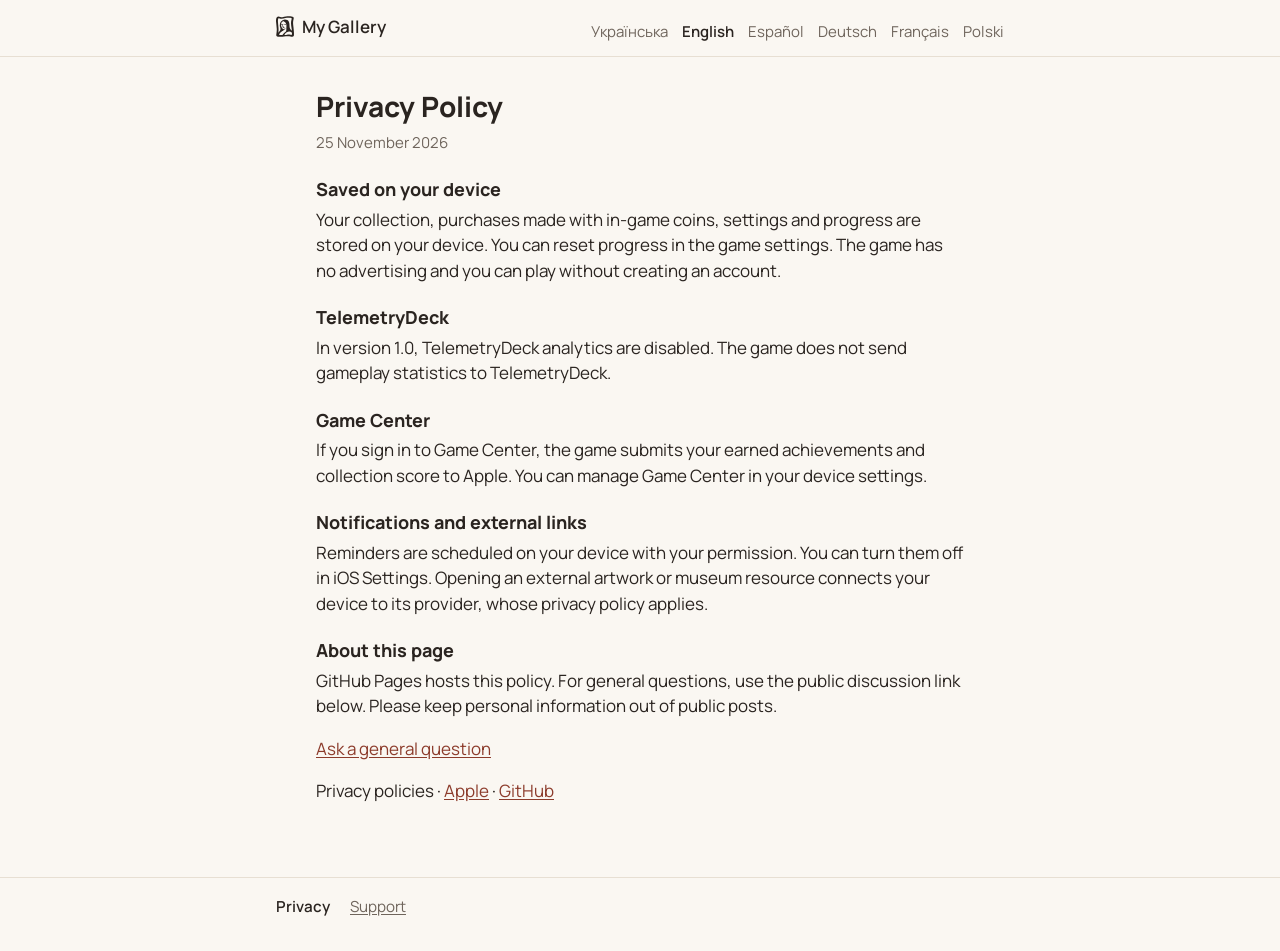
<file: index.html>
<!doctype html>
<html lang="en">
<head>
<meta charset="utf-8">
<meta name="viewport" content="width=device-width, initial-scale=1">
<meta http-equiv="refresh" content="0; url=en/privacy.html">
<title>My Gallery</title>
<link rel="canonical" href="en/privacy.html">
<link rel="icon" type="image/png" href="gallery-favicon.png">
<link rel="apple-touch-icon" href="gallery-touch.png">
<link rel="stylesheet" href="style.css">
</head>
<body>
<main class="wrap"><p><a href="en/privacy.html">Privacy Policy</a></p></main>
</body>
</html>
</file>
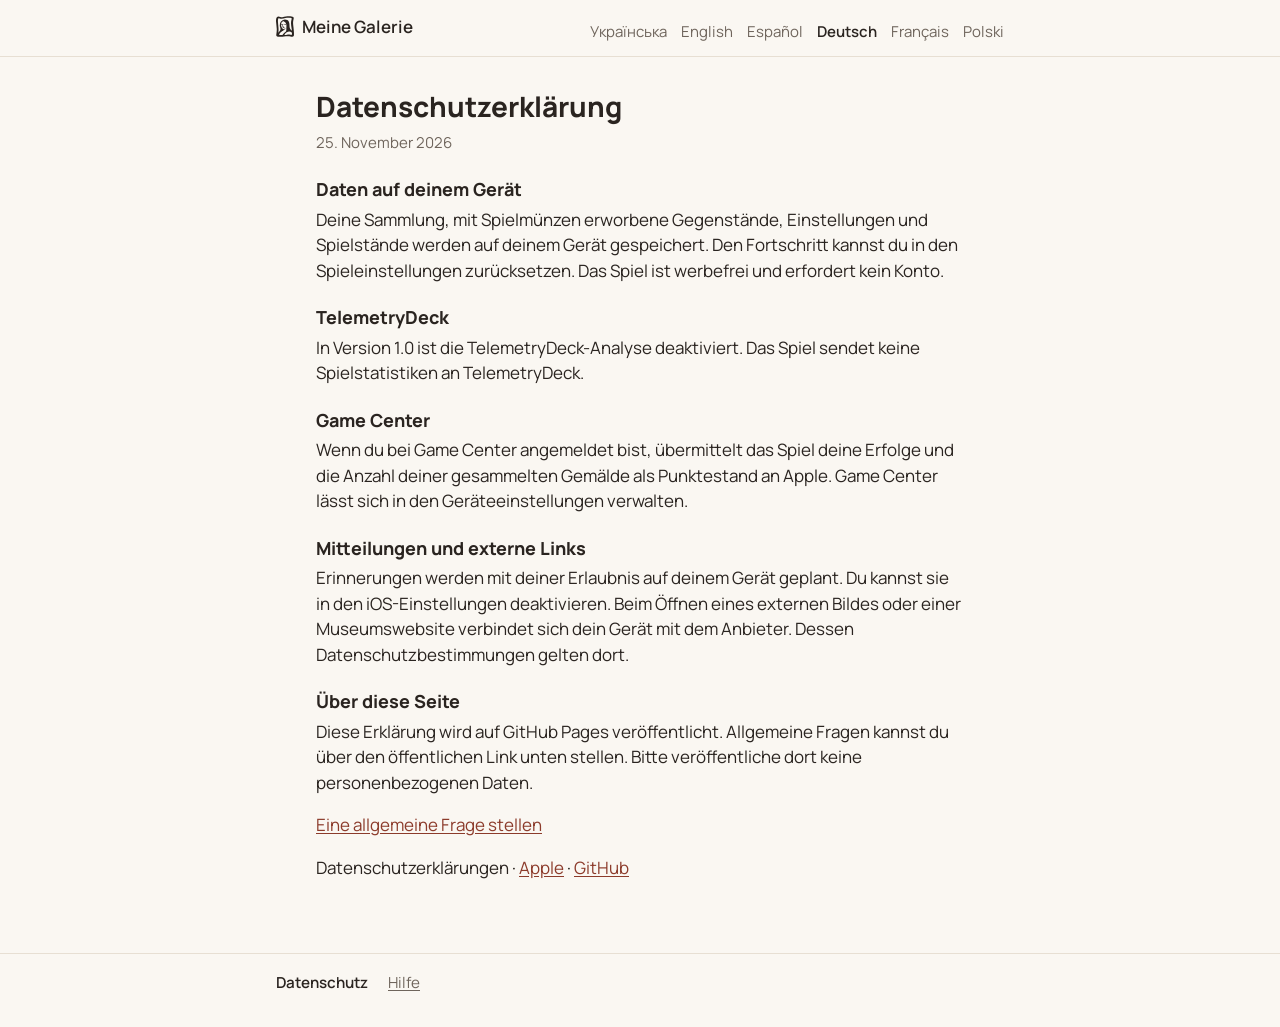
<file: de/privacy.html>
<!doctype html>
<html lang="de">
<head>
<meta charset="utf-8">
<meta name="viewport" content="width=device-width, initial-scale=1">
<title>Datenschutzerklärung · Meine Galerie</title>
<meta name="description" content="Datenschutzerklärung · My Gallery">
<meta name="color-scheme" content="light dark">
<link rel="icon" type="image/png" href="../gallery-favicon.png">
<link rel="apple-touch-icon" href="../gallery-touch.png">
<link rel="stylesheet" href="../style.css">
<link rel="stylesheet" href="../privacy.css">
</head>
<body>
<header class="top">
  <div class="wrap">
    <a class="brand" href="privacy.html">Meine Galerie</a>
    <nav class="langs" aria-label="Sprache">
      <a href="../uk/privacy.html" lang="uk" hreflang="uk">Українська</a>
      <a href="../en/privacy.html" lang="en" hreflang="en">English</a>
      <a href="../es/privacy.html" lang="es" hreflang="es">Español</a>
      <a href="../de/privacy.html" lang="de" hreflang="de" aria-current="page">Deutsch</a>
      <a href="../fr/privacy.html" lang="fr" hreflang="fr">Français</a>
      <a href="../pl/privacy.html" lang="pl" hreflang="pl">Polski</a>
    </nav>
  </div>
</header>
<main class="wrap">
<h1>Datenschutzerklärung</h1>
<p class="updated">25. November 2026</p>
<h2>Daten auf deinem Gerät</h2><p>Deine Sammlung, mit Spielmünzen erworbene Gegenstände, Einstellungen und Spielstände werden auf deinem Gerät gespeichert. Den Fortschritt kannst du in den Spieleinstellungen zurücksetzen. Das Spiel ist werbefrei und erfordert kein Konto.</p>
<h2>TelemetryDeck</h2><p>In Version 1.0 ist die TelemetryDeck-Analyse deaktiviert. Das Spiel sendet keine Spielstatistiken an TelemetryDeck.</p>
<h2>Game Center</h2><p>Wenn du bei Game Center angemeldet bist, übermittelt das Spiel deine Erfolge und die Anzahl deiner gesammelten Gemälde als Punktestand an Apple. Game Center lässt sich in den Geräteeinstellungen verwalten.</p>
<h2>Mitteilungen und externe Links</h2><p>Erinnerungen werden mit deiner Erlaubnis auf deinem Gerät geplant. Du kannst sie in den iOS-Einstellungen deaktivieren. Beim Öffnen eines externen Bildes oder einer Museumswebsite verbindet sich dein Gerät mit dem Anbieter. Dessen Datenschutzbestimmungen gelten dort.</p>
<h2>Über diese Seite</h2><p>Diese Erklärung wird auf GitHub Pages veröffentlicht. Allgemeine Fragen kannst du über den öffentlichen Link unten stellen. Bitte veröffentliche dort keine personenbezogenen Daten.</p>
<p><a href="https://github.com/SvyatoslavTeslyak/my-gallery-privacy/issues">Eine allgemeine Frage stellen</a></p>
<p>Datenschutzerklärungen · <a href="https://www.apple.com/legal/privacy/">Apple</a> · <a href="https://docs.github.com/en/site-policy/privacy-policies/github-general-privacy-statement">GitHub</a></p>
</main>

<footer class="foot">
  <div class="wrap">
    <nav aria-label="Bereiche der Website">
      <a href="privacy.html" aria-current="page">Datenschutz</a>
      <a href="support.html">Hilfe</a>
    </nav>
  </div>
</footer>
</body>
</html>
</file>
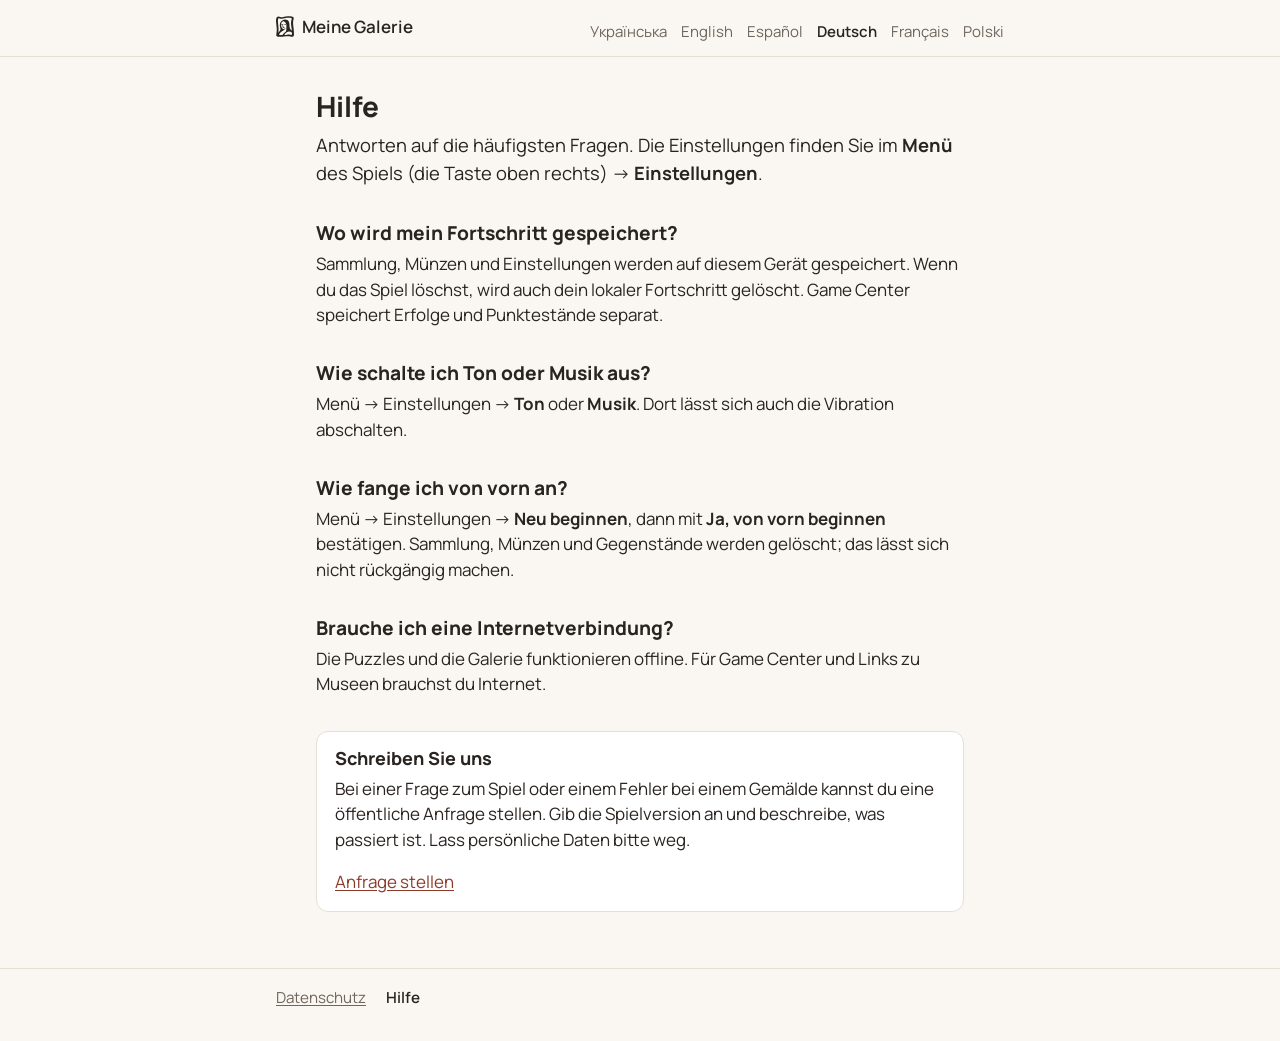
<file: de/support.html>
<!doctype html>
<html lang="de">
<head>
<meta charset="utf-8">
<meta name="viewport" content="width=device-width, initial-scale=1">
<title>Hilfe · Meine Galerie</title>
<meta name="description" content="Hilfe · Meine Galerie">
<meta name="color-scheme" content="light dark">
<link rel="icon" type="image/png" href="../gallery-favicon.png">
<link rel="apple-touch-icon" href="../gallery-touch.png">
<link rel="stylesheet" href="../style.css">
<link rel="stylesheet" href="../privacy.css">
</head>
<body>
<header class="top">
  <div class="wrap">
    <a class="brand" href="support.html">Meine Galerie</a>
    <nav class="langs" aria-label="Sprache">
      <a href="../uk/support.html" lang="uk" hreflang="uk">Українська</a>
      <a href="../en/support.html" lang="en" hreflang="en">English</a>
      <a href="../es/support.html" lang="es" hreflang="es">Español</a>
      <a href="../de/support.html" lang="de" hreflang="de" aria-current="page">Deutsch</a>
      <a href="../fr/support.html" lang="fr" hreflang="fr">Français</a>
      <a href="../pl/support.html" lang="pl" hreflang="pl">Polski</a>
    </nav>
  </div>
</header>
<main class="wrap">
<h1>Hilfe</h1>
<p class="lead">Antworten auf die häufigsten Fragen. Die Einstellungen finden Sie im <strong>Menü</strong> des Spiels (die Taste oben rechts) → <strong>Einstellungen</strong>.</p>

<div class="faq">
<h2>Wo wird mein Fortschritt gespeichert?</h2>
<p>Sammlung, Münzen und Einstellungen werden auf diesem Gerät gespeichert. Wenn du das Spiel löschst, wird auch dein lokaler Fortschritt gelöscht. Game Center speichert Erfolge und Punktestände separat.</p>

<h2>Wie schalte ich Ton oder Musik aus?</h2>
<p>Menü → Einstellungen → <strong>Ton</strong> oder <strong>Musik</strong>. Dort lässt sich auch die Vibration abschalten.</p>

<h2>Wie fange ich von vorn an?</h2>
<p>Menü → Einstellungen → <strong>Neu beginnen</strong>, dann mit <strong>Ja, von vorn beginnen</strong> bestätigen. Sammlung, Münzen und Gegenstände werden gelöscht; das lässt sich nicht rückgängig machen.</p>

<h2>Brauche ich eine Internetverbindung?</h2>
<p>Die Puzzles und die Galerie funktionieren offline. Für Game Center und Links zu Museen brauchst du Internet.</p>
</div>

<div class="contact">
<h2>Schreiben Sie uns</h2>
<p>Bei einer Frage zum Spiel oder einem Fehler bei einem Gemälde kannst du eine öffentliche Anfrage stellen. Gib die Spielversion an und beschreibe, was passiert ist. Lass persönliche Daten bitte weg.</p>
<p><a href="https://github.com/SvyatoslavTeslyak/my-gallery-privacy/issues">Anfrage stellen</a></p>
</div>
</main>
<footer class="foot">
  <div class="wrap">
    <nav aria-label="Bereiche der Website">
      <a href="privacy.html">Datenschutz</a>
      <a href="support.html" aria-current="page">Hilfe</a>
    </nav>
  </div>
</footer>
</body>
</html>
</file>
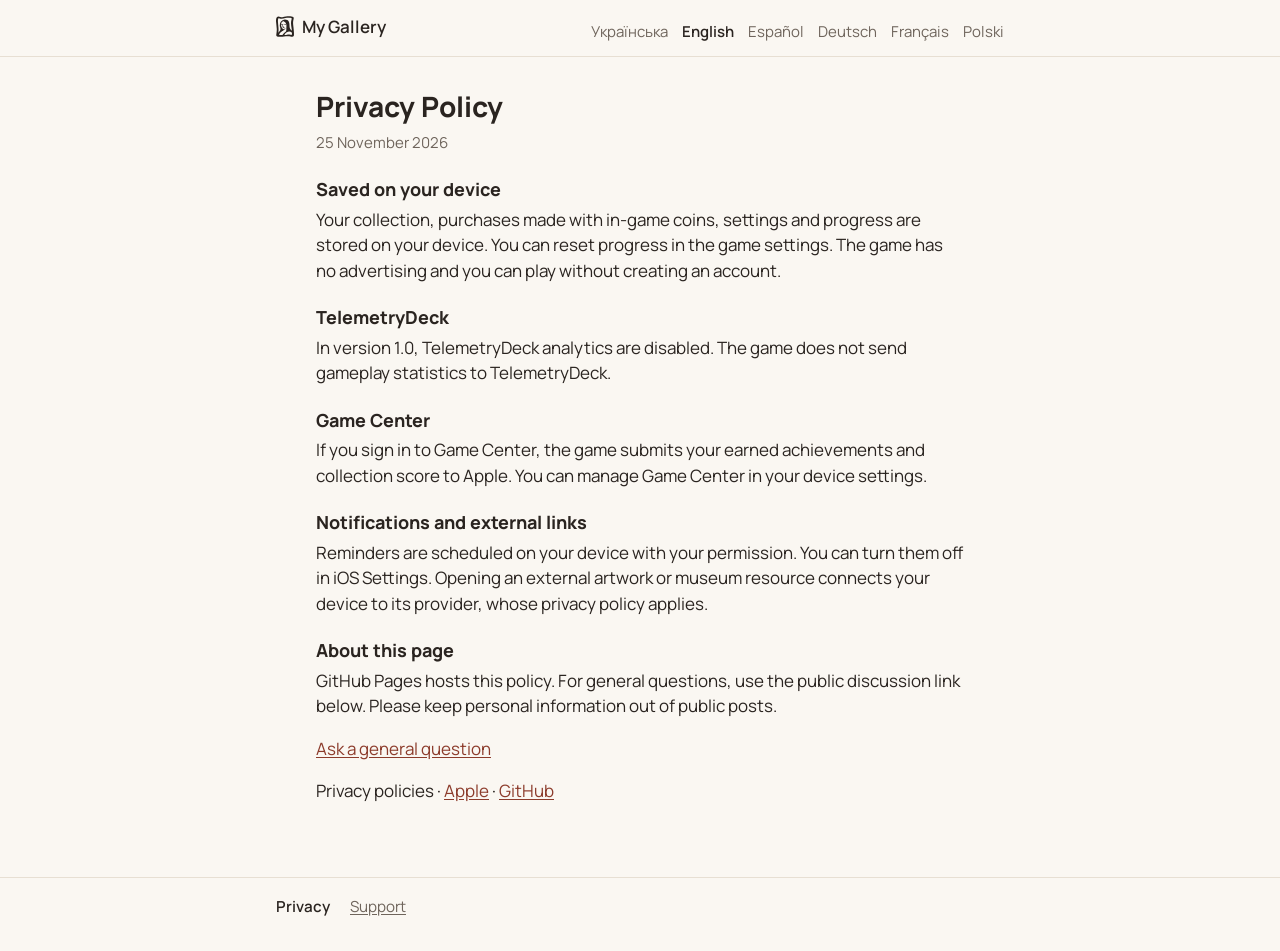
<file: en/privacy.html>
<!doctype html>
<html lang="en">
<head>
<meta charset="utf-8">
<meta name="viewport" content="width=device-width, initial-scale=1">
<title>Privacy Policy · My Gallery</title>
<meta name="description" content="Privacy Policy · My Gallery">
<meta name="color-scheme" content="light dark">
<link rel="icon" type="image/png" href="../gallery-favicon.png">
<link rel="apple-touch-icon" href="../gallery-touch.png">
<link rel="stylesheet" href="../style.css">
<link rel="stylesheet" href="../privacy.css">
</head>
<body>
<header class="top">
  <div class="wrap">
    <a class="brand" href="privacy.html">My Gallery</a>
    <nav class="langs" aria-label="Language">
      <a href="../uk/privacy.html" lang="uk" hreflang="uk">Українська</a>
      <a href="../en/privacy.html" lang="en" hreflang="en" aria-current="page">English</a>
      <a href="../es/privacy.html" lang="es" hreflang="es">Español</a>
      <a href="../de/privacy.html" lang="de" hreflang="de">Deutsch</a>
      <a href="../fr/privacy.html" lang="fr" hreflang="fr">Français</a>
      <a href="../pl/privacy.html" lang="pl" hreflang="pl">Polski</a>
    </nav>
  </div>
</header>
<main class="wrap">
<h1>Privacy Policy</h1>
<p class="updated">25 November 2026</p>
<h2>Saved on your device</h2><p>Your collection, purchases made with in-game coins, settings and progress are stored on your device. You can reset progress in the game settings. The game has no advertising and you can play without creating an account.</p>
<h2>TelemetryDeck</h2><p>In version 1.0, TelemetryDeck analytics are disabled. The game does not send gameplay statistics to TelemetryDeck.</p>
<h2>Game Center</h2><p>If you sign in to Game Center, the game submits your earned achievements and collection score to Apple. You can manage Game Center in your device settings.</p>
<h2>Notifications and external links</h2><p>Reminders are scheduled on your device with your permission. You can turn them off in iOS Settings. Opening an external artwork or museum resource connects your device to its provider, whose privacy policy applies.</p>
<h2>About this page</h2><p>GitHub Pages hosts this policy. For general questions, use the public discussion link below. Please keep personal information out of public posts.</p>
<p><a href="https://github.com/SvyatoslavTeslyak/my-gallery-privacy/issues">Ask a general question</a></p>
<p>Privacy policies · <a href="https://www.apple.com/legal/privacy/">Apple</a> · <a href="https://docs.github.com/en/site-policy/privacy-policies/github-general-privacy-statement">GitHub</a></p>
</main>

<footer class="foot">
  <div class="wrap">
    <nav aria-label="Site sections">
      <a href="privacy.html" aria-current="page">Privacy</a>
      <a href="support.html">Support</a>
    </nav>
  </div>
</footer>
</body>
</html>
</file>
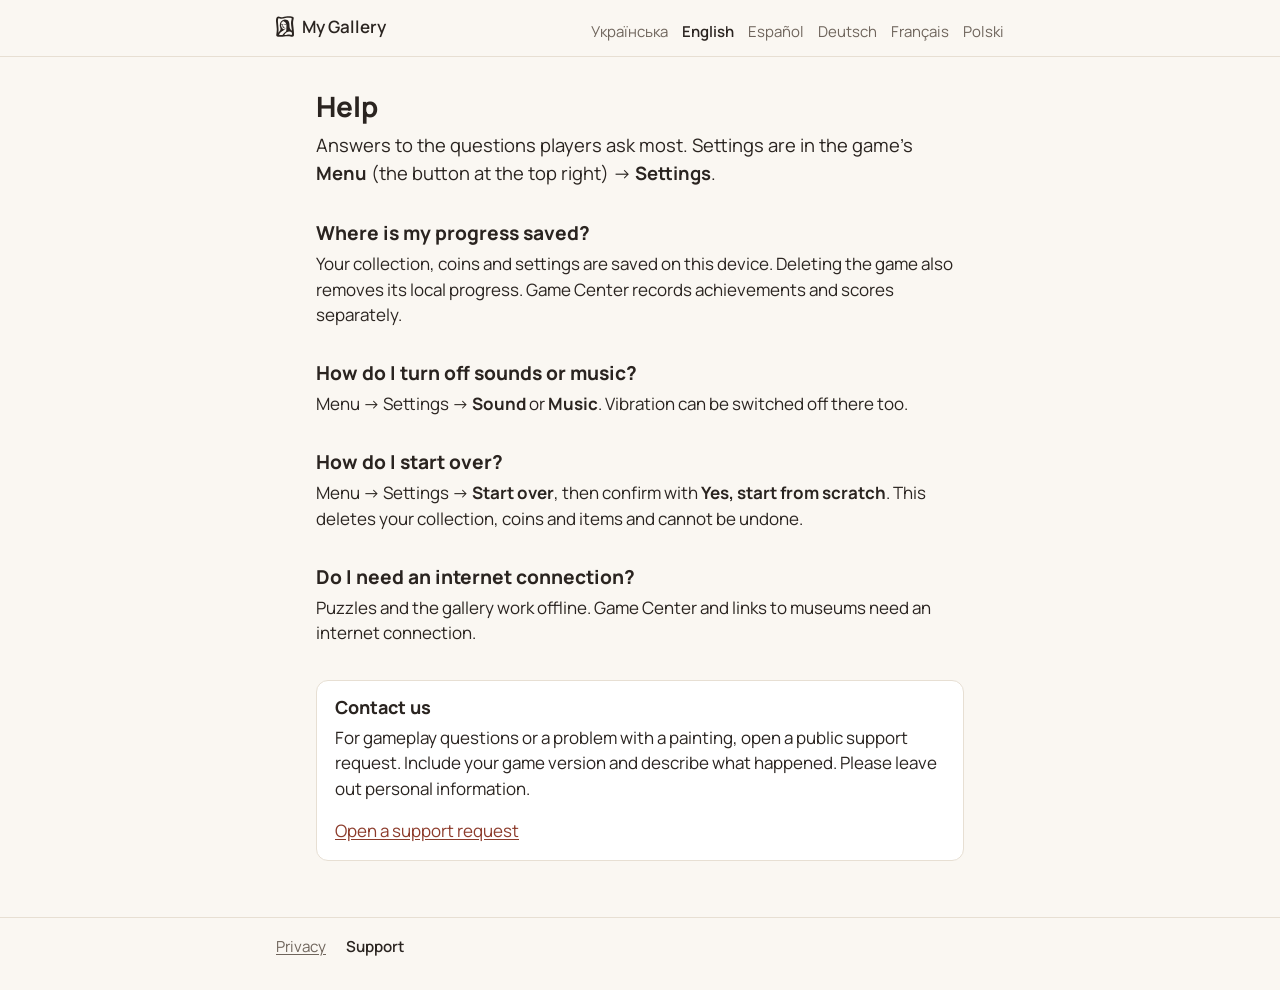
<file: en/support.html>
<!doctype html>
<html lang="en">
<head>
<meta charset="utf-8">
<meta name="viewport" content="width=device-width, initial-scale=1">
<title>Help · My Gallery</title>
<meta name="description" content="Help · My Gallery">
<meta name="color-scheme" content="light dark">
<link rel="icon" type="image/png" href="../gallery-favicon.png">
<link rel="apple-touch-icon" href="../gallery-touch.png">
<link rel="stylesheet" href="../style.css">
<link rel="stylesheet" href="../privacy.css">
</head>
<body>
<header class="top">
  <div class="wrap">
    <a class="brand" href="support.html">My Gallery</a>
    <nav class="langs" aria-label="Language">
      <a href="../uk/support.html" lang="uk" hreflang="uk">Українська</a>
      <a href="../en/support.html" lang="en" hreflang="en" aria-current="page">English</a>
      <a href="../es/support.html" lang="es" hreflang="es">Español</a>
      <a href="../de/support.html" lang="de" hreflang="de">Deutsch</a>
      <a href="../fr/support.html" lang="fr" hreflang="fr">Français</a>
      <a href="../pl/support.html" lang="pl" hreflang="pl">Polski</a>
    </nav>
  </div>
</header>
<main class="wrap">
<h1>Help</h1>
<p class="lead">Answers to the questions players ask most. Settings are in the game’s <strong>Menu</strong> (the button at the top right) → <strong>Settings</strong>.</p>

<div class="faq">
<h2>Where is my progress saved?</h2>
<p>Your collection, coins and settings are saved on this device. Deleting the game also removes its local progress. Game Center records achievements and scores separately.</p>

<h2>How do I turn off sounds or music?</h2>
<p>Menu → Settings → <strong>Sound</strong> or <strong>Music</strong>. Vibration can be switched off there too.</p>

<h2>How do I start over?</h2>
<p>Menu → Settings → <strong>Start over</strong>, then confirm with <strong>Yes, start from scratch</strong>. This deletes your collection, coins and items and cannot be undone.</p>

<h2>Do I need an internet connection?</h2>
<p>Puzzles and the gallery work offline. Game Center and links to museums need an internet connection.</p>
</div>

<div class="contact">
<h2>Contact us</h2>
<p>For gameplay questions or a problem with a painting, open a public support request. Include your game version and describe what happened. Please leave out personal information.</p>
<p><a href="https://github.com/SvyatoslavTeslyak/my-gallery-privacy/issues">Open a support request</a></p>
</div>
</main>
<footer class="foot">
  <div class="wrap">
    <nav aria-label="Site sections">
      <a href="privacy.html">Privacy</a>
      <a href="support.html" aria-current="page">Support</a>
    </nav>
  </div>
</footer>
</body>
</html>
</file>
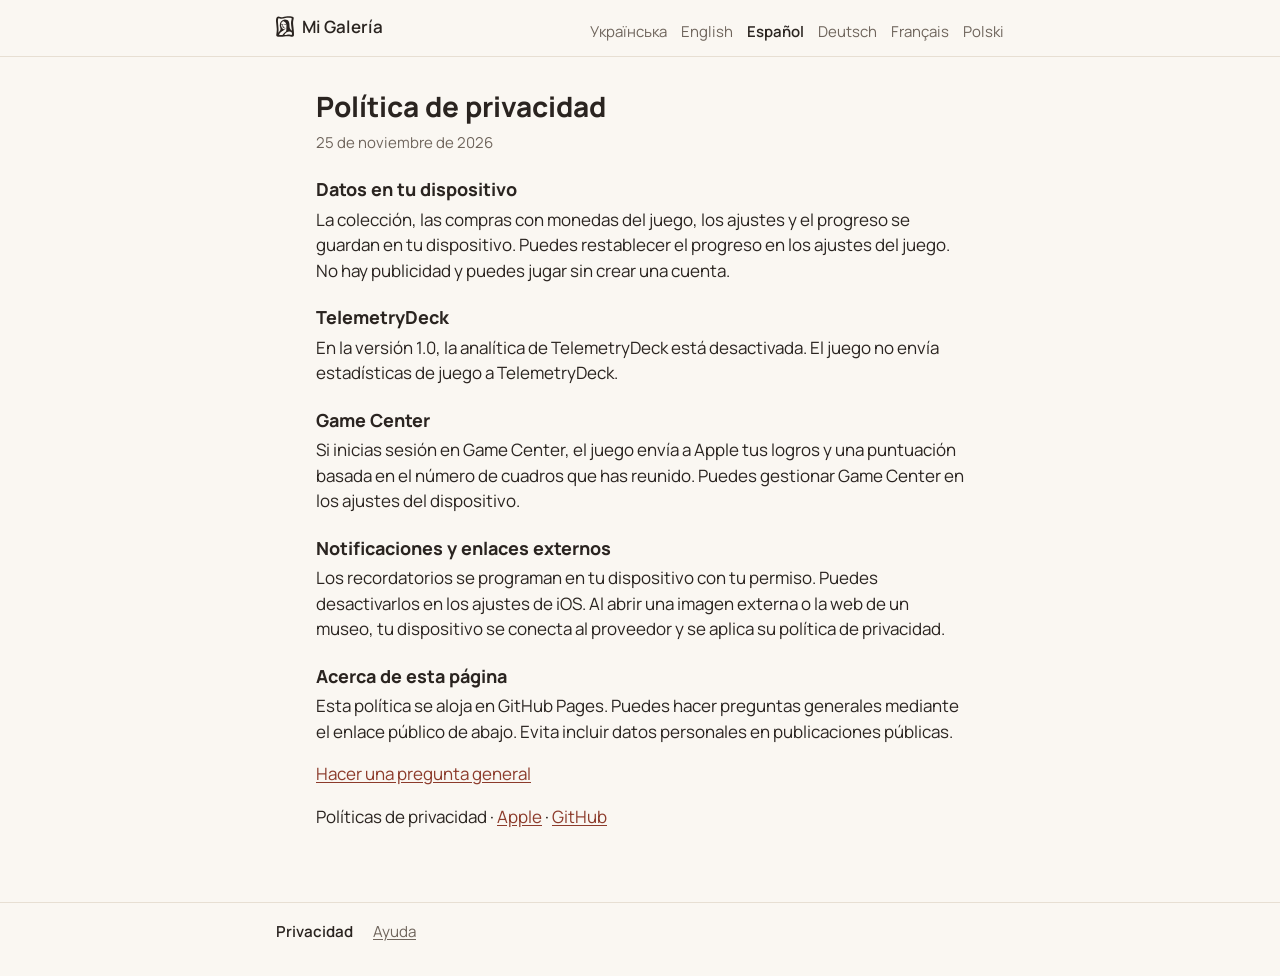
<file: es/privacy.html>
<!doctype html>
<html lang="es">
<head>
<meta charset="utf-8">
<meta name="viewport" content="width=device-width, initial-scale=1">
<title>Política de privacidad · Mi Galería</title>
<meta name="description" content="Política de privacidad · My Gallery">
<meta name="color-scheme" content="light dark">
<link rel="icon" type="image/png" href="../gallery-favicon.png">
<link rel="apple-touch-icon" href="../gallery-touch.png">
<link rel="stylesheet" href="../style.css">
<link rel="stylesheet" href="../privacy.css">
</head>
<body>
<header class="top">
  <div class="wrap">
    <a class="brand" href="privacy.html">Mi Galería</a>
    <nav class="langs" aria-label="Idioma">
      <a href="../uk/privacy.html" lang="uk" hreflang="uk">Українська</a>
      <a href="../en/privacy.html" lang="en" hreflang="en">English</a>
      <a href="../es/privacy.html" lang="es" hreflang="es" aria-current="page">Español</a>
      <a href="../de/privacy.html" lang="de" hreflang="de">Deutsch</a>
      <a href="../fr/privacy.html" lang="fr" hreflang="fr">Français</a>
      <a href="../pl/privacy.html" lang="pl" hreflang="pl">Polski</a>
    </nav>
  </div>
</header>
<main class="wrap">
<h1>Política de privacidad</h1>
<p class="updated">25 de noviembre de 2026</p>
<h2>Datos en tu dispositivo</h2><p>La colección, las compras con monedas del juego, los ajustes y el progreso se guardan en tu dispositivo. Puedes restablecer el progreso en los ajustes del juego. No hay publicidad y puedes jugar sin crear una cuenta.</p>
<h2>TelemetryDeck</h2><p>En la versión 1.0, la analítica de TelemetryDeck está desactivada. El juego no envía estadísticas de juego a TelemetryDeck.</p>
<h2>Game Center</h2><p>Si inicias sesión en Game Center, el juego envía a Apple tus logros y una puntuación basada en el número de cuadros que has reunido. Puedes gestionar Game Center en los ajustes del dispositivo.</p>
<h2>Notificaciones y enlaces externos</h2><p>Los recordatorios se programan en tu dispositivo con tu permiso. Puedes desactivarlos en los ajustes de iOS. Al abrir una imagen externa o la web de un museo, tu dispositivo se conecta al proveedor y se aplica su política de privacidad.</p>
<h2>Acerca de esta página</h2><p>Esta política se aloja en GitHub Pages. Puedes hacer preguntas generales mediante el enlace público de abajo. Evita incluir datos personales en publicaciones públicas.</p>
<p><a href="https://github.com/SvyatoslavTeslyak/my-gallery-privacy/issues">Hacer una pregunta general</a></p>
<p>Políticas de privacidad · <a href="https://www.apple.com/legal/privacy/">Apple</a> · <a href="https://docs.github.com/en/site-policy/privacy-policies/github-general-privacy-statement">GitHub</a></p>
</main>

<footer class="foot">
  <div class="wrap">
    <nav aria-label="Secciones del sitio">
      <a href="privacy.html" aria-current="page">Privacidad</a>
      <a href="support.html">Ayuda</a>
    </nav>
  </div>
</footer>
</body>
</html>
</file>
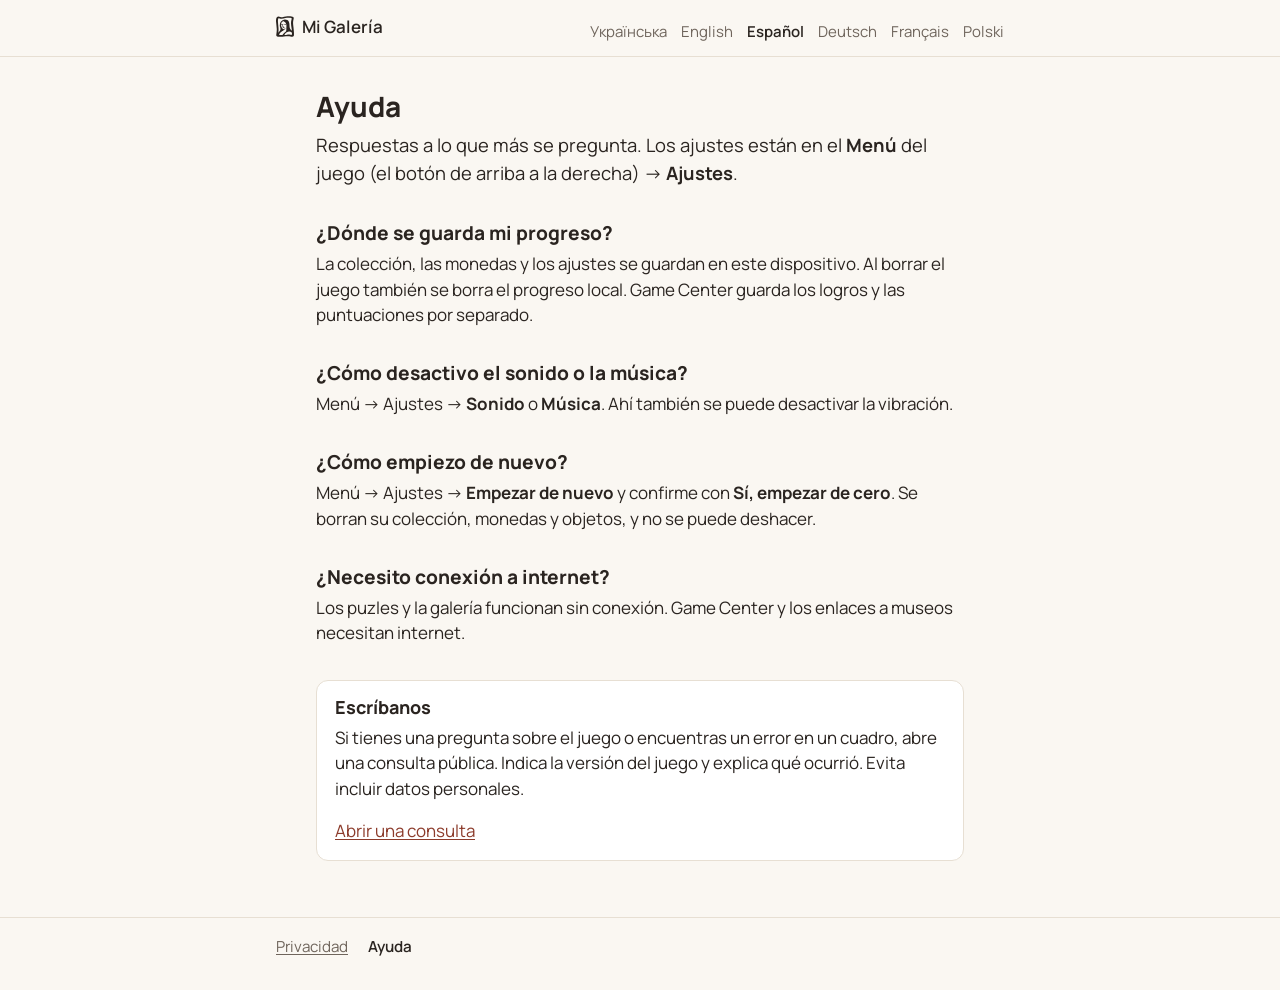
<file: es/support.html>
<!doctype html>
<html lang="es">
<head>
<meta charset="utf-8">
<meta name="viewport" content="width=device-width, initial-scale=1">
<title>Ayuda · Mi Galería</title>
<meta name="description" content="Ayuda · Mi Galería">
<meta name="color-scheme" content="light dark">
<link rel="icon" type="image/png" href="../gallery-favicon.png">
<link rel="apple-touch-icon" href="../gallery-touch.png">
<link rel="stylesheet" href="../style.css">
<link rel="stylesheet" href="../privacy.css">
</head>
<body>
<header class="top">
  <div class="wrap">
    <a class="brand" href="support.html">Mi Galería</a>
    <nav class="langs" aria-label="Idioma">
      <a href="../uk/support.html" lang="uk" hreflang="uk">Українська</a>
      <a href="../en/support.html" lang="en" hreflang="en">English</a>
      <a href="../es/support.html" lang="es" hreflang="es" aria-current="page">Español</a>
      <a href="../de/support.html" lang="de" hreflang="de">Deutsch</a>
      <a href="../fr/support.html" lang="fr" hreflang="fr">Français</a>
      <a href="../pl/support.html" lang="pl" hreflang="pl">Polski</a>
    </nav>
  </div>
</header>
<main class="wrap">
<h1>Ayuda</h1>
<p class="lead">Respuestas a lo que más se pregunta. Los ajustes están en el <strong>Menú</strong> del juego (el botón de arriba a la derecha) → <strong>Ajustes</strong>.</p>

<div class="faq">
<h2>¿Dónde se guarda mi progreso?</h2>
<p>La colección, las monedas y los ajustes se guardan en este dispositivo. Al borrar el juego también se borra el progreso local. Game Center guarda los logros y las puntuaciones por separado.</p>

<h2>¿Cómo desactivo el sonido o la música?</h2>
<p>Menú → Ajustes → <strong>Sonido</strong> o <strong>Música</strong>. Ahí también se puede desactivar la vibración.</p>

<h2>¿Cómo empiezo de nuevo?</h2>
<p>Menú → Ajustes → <strong>Empezar de nuevo</strong> y confirme con <strong>Sí, empezar de cero</strong>. Se borran su colección, monedas y objetos, y no se puede deshacer.</p>

<h2>¿Necesito conexión a internet?</h2>
<p>Los puzles y la galería funcionan sin conexión. Game Center y los enlaces a museos necesitan internet.</p>
</div>

<div class="contact">
<h2>Escríbanos</h2>
<p>Si tienes una pregunta sobre el juego o encuentras un error en un cuadro, abre una consulta pública. Indica la versión del juego y explica qué ocurrió. Evita incluir datos personales.</p>
<p><a href="https://github.com/SvyatoslavTeslyak/my-gallery-privacy/issues">Abrir una consulta</a></p>
</div>
</main>
<footer class="foot">
  <div class="wrap">
    <nav aria-label="Secciones del sitio">
      <a href="privacy.html">Privacidad</a>
      <a href="support.html" aria-current="page">Ayuda</a>
    </nav>
  </div>
</footer>
</body>
</html>
</file>
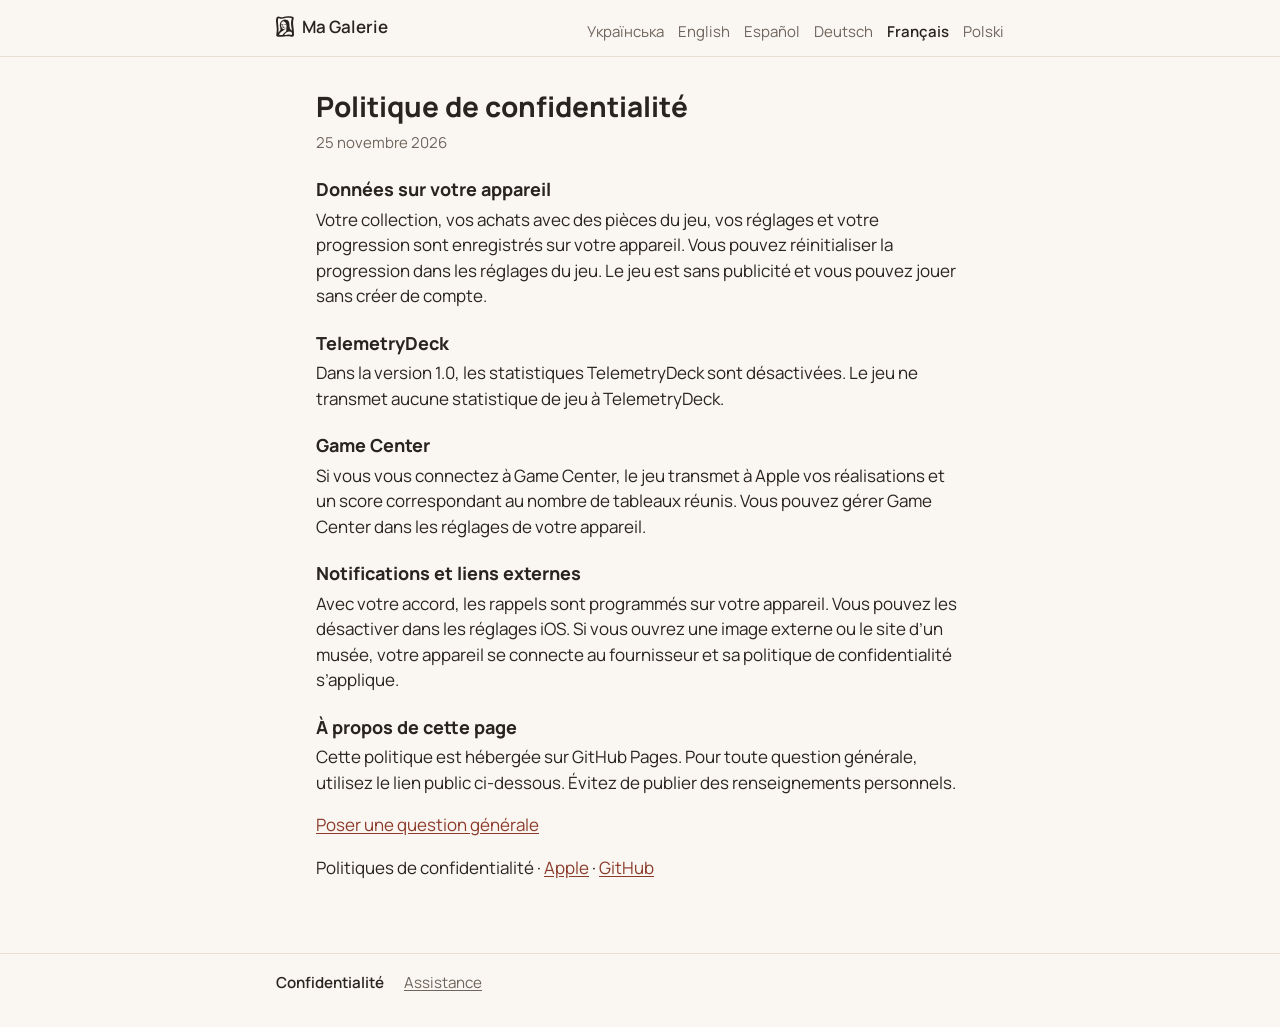
<file: fr/privacy.html>
<!doctype html>
<html lang="fr">
<head>
<meta charset="utf-8">
<meta name="viewport" content="width=device-width, initial-scale=1">
<title>Politique de confidentialité · Ma Galerie</title>
<meta name="description" content="Politique de confidentialité · My Gallery">
<meta name="color-scheme" content="light dark">
<link rel="icon" type="image/png" href="../gallery-favicon.png">
<link rel="apple-touch-icon" href="../gallery-touch.png">
<link rel="stylesheet" href="../style.css">
<link rel="stylesheet" href="../privacy.css">
</head>
<body>
<header class="top">
  <div class="wrap">
    <a class="brand" href="privacy.html">Ma Galerie</a>
    <nav class="langs" aria-label="Langue">
      <a href="../uk/privacy.html" lang="uk" hreflang="uk">Українська</a>
      <a href="../en/privacy.html" lang="en" hreflang="en">English</a>
      <a href="../es/privacy.html" lang="es" hreflang="es">Español</a>
      <a href="../de/privacy.html" lang="de" hreflang="de">Deutsch</a>
      <a href="../fr/privacy.html" lang="fr" hreflang="fr" aria-current="page">Français</a>
      <a href="../pl/privacy.html" lang="pl" hreflang="pl">Polski</a>
    </nav>
  </div>
</header>
<main class="wrap">
<h1>Politique de confidentialité</h1>
<p class="updated">25 novembre 2026</p>
<h2>Données sur votre appareil</h2><p>Votre collection, vos achats avec des pièces du jeu, vos réglages et votre progression sont enregistrés sur votre appareil. Vous pouvez réinitialiser la progression dans les réglages du jeu. Le jeu est sans publicité et vous pouvez jouer sans créer de compte.</p>
<h2>TelemetryDeck</h2><p>Dans la version 1.0, les statistiques TelemetryDeck sont désactivées. Le jeu ne transmet aucune statistique de jeu à TelemetryDeck.</p>
<h2>Game Center</h2><p>Si vous vous connectez à Game Center, le jeu transmet à Apple vos réalisations et un score correspondant au nombre de tableaux réunis. Vous pouvez gérer Game Center dans les réglages de votre appareil.</p>
<h2>Notifications et liens externes</h2><p>Avec votre accord, les rappels sont programmés sur votre appareil. Vous pouvez les désactiver dans les réglages iOS. Si vous ouvrez une image externe ou le site d’un musée, votre appareil se connecte au fournisseur et sa politique de confidentialité s’applique.</p>
<h2>À propos de cette page</h2><p>Cette politique est hébergée sur GitHub Pages. Pour toute question générale, utilisez le lien public ci-dessous. Évitez de publier des renseignements personnels.</p>
<p><a href="https://github.com/SvyatoslavTeslyak/my-gallery-privacy/issues">Poser une question générale</a></p>
<p>Politiques de confidentialité · <a href="https://www.apple.com/legal/privacy/">Apple</a> · <a href="https://docs.github.com/en/site-policy/privacy-policies/github-general-privacy-statement">GitHub</a></p>
</main>

<footer class="foot">
  <div class="wrap">
    <nav aria-label="Rubriques du site">
      <a href="privacy.html" aria-current="page">Confidentialité</a>
      <a href="support.html">Assistance</a>
    </nav>
  </div>
</footer>
</body>
</html>
</file>
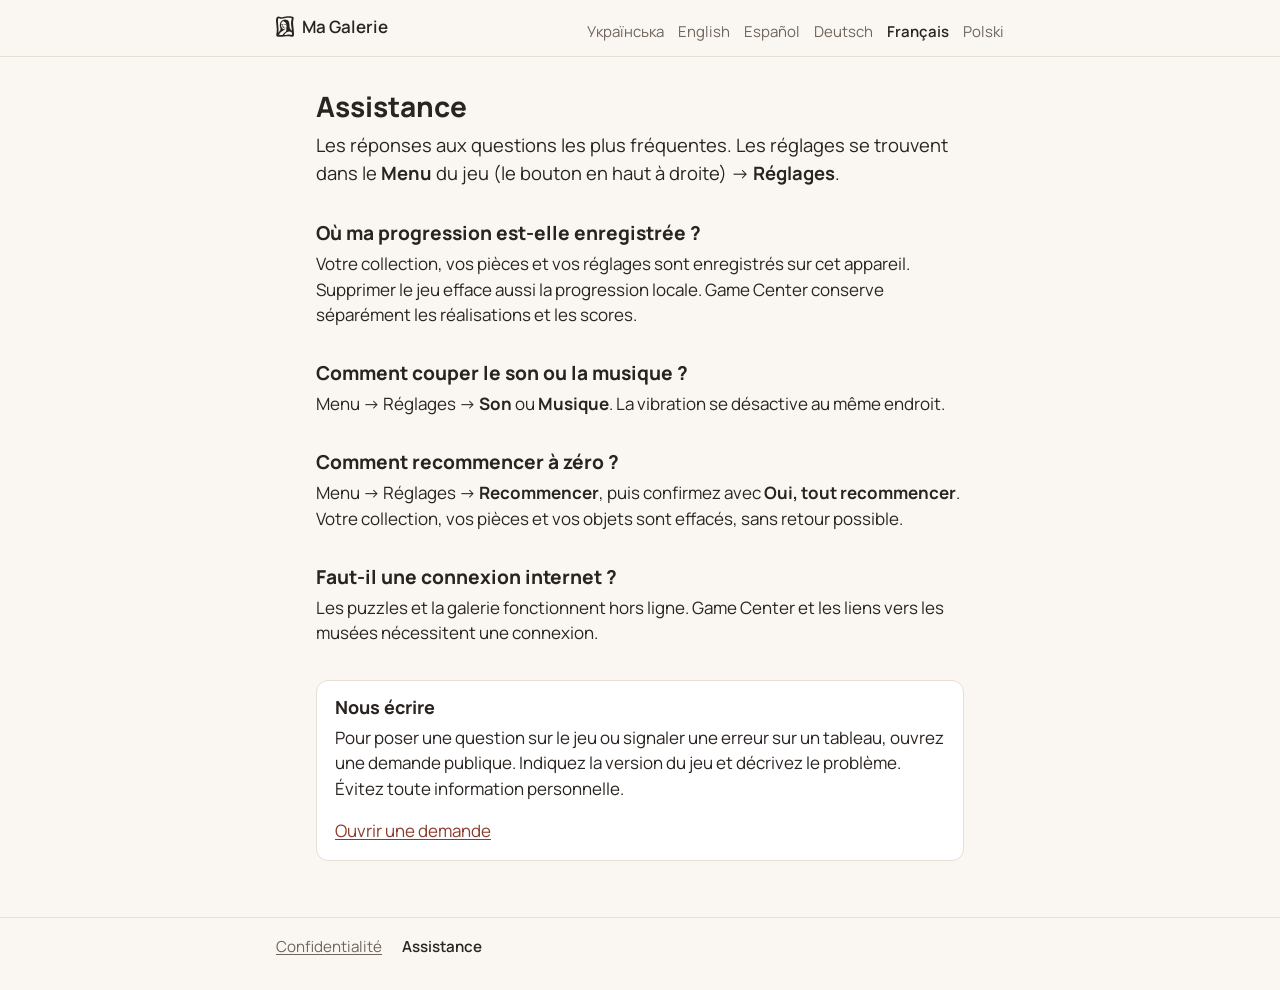
<file: fr/support.html>
<!doctype html>
<html lang="fr">
<head>
<meta charset="utf-8">
<meta name="viewport" content="width=device-width, initial-scale=1">
<title>Assistance · Ma Galerie</title>
<meta name="description" content="Assistance · Ma Galerie">
<meta name="color-scheme" content="light dark">
<link rel="icon" type="image/png" href="../gallery-favicon.png">
<link rel="apple-touch-icon" href="../gallery-touch.png">
<link rel="stylesheet" href="../style.css">
<link rel="stylesheet" href="../privacy.css">
</head>
<body>
<header class="top">
  <div class="wrap">
    <a class="brand" href="support.html">Ma Galerie</a>
    <nav class="langs" aria-label="Langue">
      <a href="../uk/support.html" lang="uk" hreflang="uk">Українська</a>
      <a href="../en/support.html" lang="en" hreflang="en">English</a>
      <a href="../es/support.html" lang="es" hreflang="es">Español</a>
      <a href="../de/support.html" lang="de" hreflang="de">Deutsch</a>
      <a href="../fr/support.html" lang="fr" hreflang="fr" aria-current="page">Français</a>
      <a href="../pl/support.html" lang="pl" hreflang="pl">Polski</a>
    </nav>
  </div>
</header>
<main class="wrap">
<h1>Assistance</h1>
<p class="lead">Les réponses aux questions les plus fréquentes. Les réglages se trouvent dans le <strong>Menu</strong> du jeu (le bouton en haut à droite) → <strong>Réglages</strong>.</p>

<div class="faq">
<h2>Où ma progression est-elle enregistrée ?</h2>
<p>Votre collection, vos pièces et vos réglages sont enregistrés sur cet appareil. Supprimer le jeu efface aussi la progression locale. Game Center conserve séparément les réalisations et les scores.</p>

<h2>Comment couper le son ou la musique ?</h2>
<p>Menu → Réglages → <strong>Son</strong> ou <strong>Musique</strong>. La vibration se désactive au même endroit.</p>

<h2>Comment recommencer à zéro ?</h2>
<p>Menu → Réglages → <strong>Recommencer</strong>, puis confirmez avec <strong>Oui, tout recommencer</strong>. Votre collection, vos pièces et vos objets sont effacés, sans retour possible.</p>

<h2>Faut-il une connexion internet ?</h2>
<p>Les puzzles et la galerie fonctionnent hors ligne. Game Center et les liens vers les musées nécessitent une connexion.</p>
</div>

<div class="contact">
<h2>Nous écrire</h2>
<p>Pour poser une question sur le jeu ou signaler une erreur sur un tableau, ouvrez une demande publique. Indiquez la version du jeu et décrivez le problème. Évitez toute information personnelle.</p>
<p><a href="https://github.com/SvyatoslavTeslyak/my-gallery-privacy/issues">Ouvrir une demande</a></p>
</div>
</main>
<footer class="foot">
  <div class="wrap">
    <nav aria-label="Rubriques du site">
      <a href="privacy.html">Confidentialité</a>
      <a href="support.html" aria-current="page">Assistance</a>
    </nav>
  </div>
</footer>
</body>
</html>
</file>
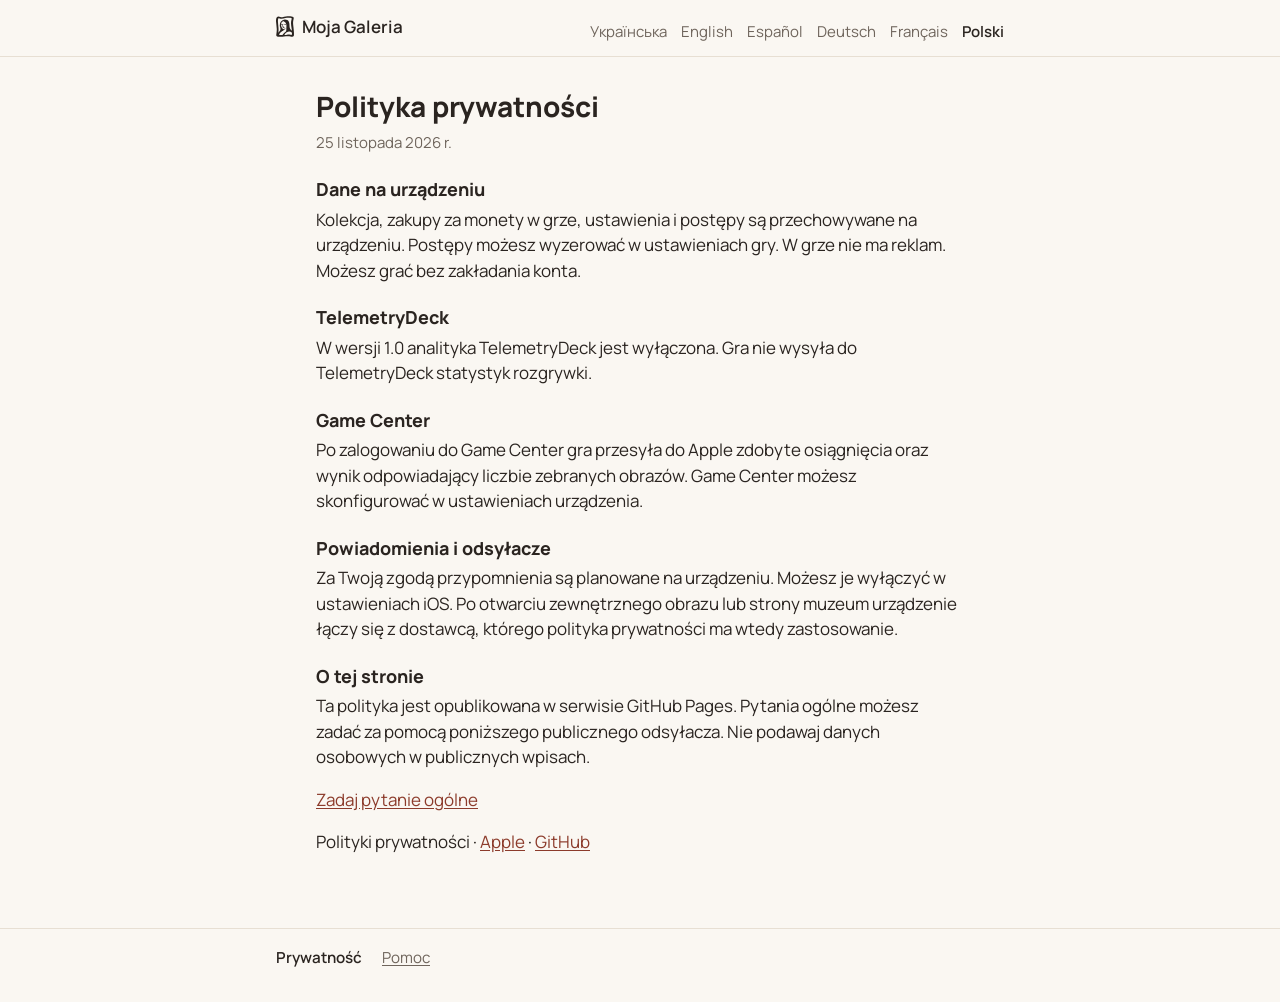
<file: pl/privacy.html>
<!doctype html>
<html lang="pl">
<head>
<meta charset="utf-8">
<meta name="viewport" content="width=device-width, initial-scale=1">
<title>Polityka prywatności · Moja Galeria</title>
<meta name="description" content="Polityka prywatności · My Gallery">
<meta name="color-scheme" content="light dark">
<link rel="icon" type="image/png" href="../gallery-favicon.png">
<link rel="apple-touch-icon" href="../gallery-touch.png">
<link rel="stylesheet" href="../style.css">
<link rel="stylesheet" href="../privacy.css">
</head>
<body>
<header class="top">
  <div class="wrap">
    <a class="brand" href="privacy.html">Moja Galeria</a>
    <nav class="langs" aria-label="Język">
      <a href="../uk/privacy.html" lang="uk" hreflang="uk">Українська</a>
      <a href="../en/privacy.html" lang="en" hreflang="en">English</a>
      <a href="../es/privacy.html" lang="es" hreflang="es">Español</a>
      <a href="../de/privacy.html" lang="de" hreflang="de">Deutsch</a>
      <a href="../fr/privacy.html" lang="fr" hreflang="fr">Français</a>
      <a href="../pl/privacy.html" lang="pl" hreflang="pl" aria-current="page">Polski</a>
    </nav>
  </div>
</header>
<main class="wrap">
<h1>Polityka prywatności</h1>
<p class="updated">25 listopada 2026 r.</p>
<h2>Dane na urządzeniu</h2><p>Kolekcja, zakupy za monety w grze, ustawienia i postępy są przechowywane na urządzeniu. Postępy możesz wyzerować w ustawieniach gry. W grze nie ma reklam. Możesz grać bez zakładania konta.</p>
<h2>TelemetryDeck</h2><p>W wersji 1.0 analityka TelemetryDeck jest wyłączona. Gra nie wysyła do TelemetryDeck statystyk rozgrywki.</p>
<h2>Game Center</h2><p>Po zalogowaniu do Game Center gra przesyła do Apple zdobyte osiągnięcia oraz wynik odpowiadający liczbie zebranych obrazów. Game Center możesz skonfigurować w ustawieniach urządzenia.</p>
<h2>Powiadomienia i odsyłacze</h2><p>Za Twoją zgodą przypomnienia są planowane na urządzeniu. Możesz je wyłączyć w ustawieniach iOS. Po otwarciu zewnętrznego obrazu lub strony muzeum urządzenie łączy się z dostawcą, którego polityka prywatności ma wtedy zastosowanie.</p>
<h2>O tej stronie</h2><p>Ta polityka jest opublikowana w serwisie GitHub Pages. Pytania ogólne możesz zadać za pomocą poniższego publicznego odsyłacza. Nie podawaj danych osobowych w publicznych wpisach.</p>
<p><a href="https://github.com/SvyatoslavTeslyak/my-gallery-privacy/issues">Zadaj pytanie ogólne</a></p>
<p>Polityki prywatności · <a href="https://www.apple.com/legal/privacy/">Apple</a> · <a href="https://docs.github.com/en/site-policy/privacy-policies/github-general-privacy-statement">GitHub</a></p>
</main>

<footer class="foot">
  <div class="wrap">
    <nav aria-label="Działy strony">
      <a href="privacy.html" aria-current="page">Prywatność</a>
      <a href="support.html">Pomoc</a>
    </nav>
  </div>
</footer>
</body>
</html>
</file>
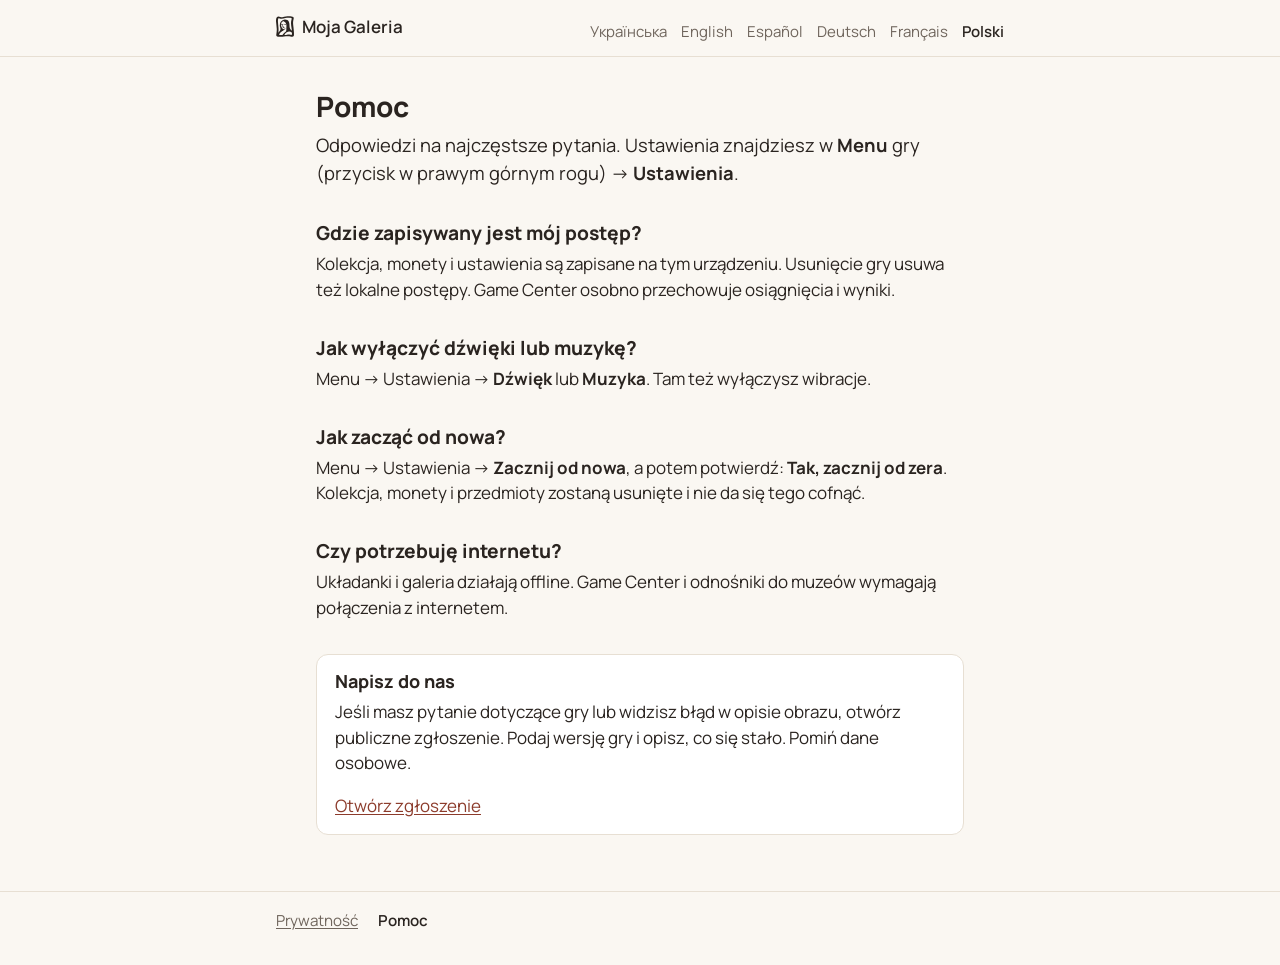
<file: pl/support.html>
<!doctype html>
<html lang="pl">
<head>
<meta charset="utf-8">
<meta name="viewport" content="width=device-width, initial-scale=1">
<title>Pomoc · Moja Galeria</title>
<meta name="description" content="Pomoc · Moja Galeria">
<meta name="color-scheme" content="light dark">
<link rel="icon" type="image/png" href="../gallery-favicon.png">
<link rel="apple-touch-icon" href="../gallery-touch.png">
<link rel="stylesheet" href="../style.css">
<link rel="stylesheet" href="../privacy.css">
</head>
<body>
<header class="top">
  <div class="wrap">
    <a class="brand" href="support.html">Moja Galeria</a>
    <nav class="langs" aria-label="Język">
      <a href="../uk/support.html" lang="uk" hreflang="uk">Українська</a>
      <a href="../en/support.html" lang="en" hreflang="en">English</a>
      <a href="../es/support.html" lang="es" hreflang="es">Español</a>
      <a href="../de/support.html" lang="de" hreflang="de">Deutsch</a>
      <a href="../fr/support.html" lang="fr" hreflang="fr">Français</a>
      <a href="../pl/support.html" lang="pl" hreflang="pl" aria-current="page">Polski</a>
    </nav>
  </div>
</header>
<main class="wrap">
<h1>Pomoc</h1>
<p class="lead">Odpowiedzi na najczęstsze pytania. Ustawienia znajdziesz w <strong>Menu</strong> gry (przycisk w prawym górnym rogu) → <strong>Ustawienia</strong>.</p>

<div class="faq">
<h2>Gdzie zapisywany jest mój postęp?</h2>
<p>Kolekcja, monety i ustawienia są zapisane na tym urządzeniu. Usunięcie gry usuwa też lokalne postępy. Game Center osobno przechowuje osiągnięcia i wyniki.</p>

<h2>Jak wyłączyć dźwięki lub muzykę?</h2>
<p>Menu → Ustawienia → <strong>Dźwięk</strong> lub <strong>Muzyka</strong>. Tam też wyłączysz wibracje.</p>

<h2>Jak zacząć od nowa?</h2>
<p>Menu → Ustawienia → <strong>Zacznij od nowa</strong>, a potem potwierdź: <strong>Tak, zacznij od zera</strong>. Kolekcja, monety i przedmioty zostaną usunięte i nie da się tego cofnąć.</p>

<h2>Czy potrzebuję internetu?</h2>
<p>Układanki i galeria działają offline. Game Center i odnośniki do muzeów wymagają połączenia z internetem.</p>
</div>

<div class="contact">
<h2>Napisz do nas</h2>
<p>Jeśli masz pytanie dotyczące gry lub widzisz błąd w opisie obrazu, otwórz publiczne zgłoszenie. Podaj wersję gry i opisz, co się stało. Pomiń dane osobowe.</p>
<p><a href="https://github.com/SvyatoslavTeslyak/my-gallery-privacy/issues">Otwórz zgłoszenie</a></p>
</div>
</main>
<footer class="foot">
  <div class="wrap">
    <nav aria-label="Działy strony">
      <a href="privacy.html">Prywatność</a>
      <a href="support.html" aria-current="page">Pomoc</a>
    </nav>
  </div>
</footer>
</body>
</html>
</file>
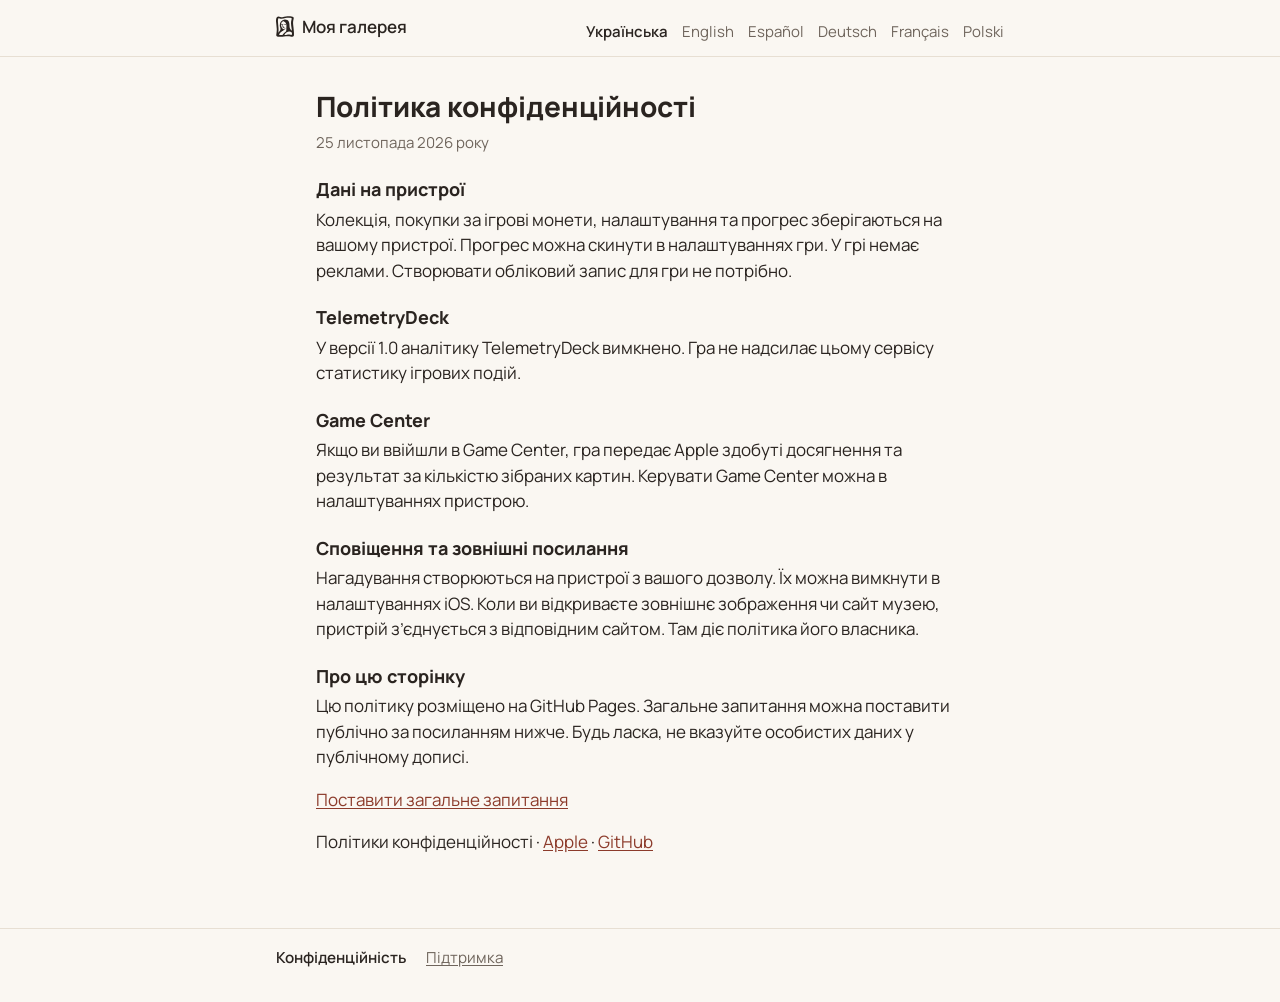
<file: uk/privacy.html>
<!doctype html>
<html lang="uk">
<head>
<meta charset="utf-8">
<meta name="viewport" content="width=device-width, initial-scale=1">
<title>Політика конфіденційності · Моя галерея</title>
<meta name="description" content="Політика конфіденційності · My Gallery">
<meta name="color-scheme" content="light dark">
<link rel="icon" type="image/png" href="../gallery-favicon.png">
<link rel="apple-touch-icon" href="../gallery-touch.png">
<link rel="stylesheet" href="../style.css">
<link rel="stylesheet" href="../privacy.css">
</head>
<body>
<header class="top">
  <div class="wrap">
    <a class="brand" href="privacy.html">Моя галерея</a>
    <nav class="langs" aria-label="Мова">
      <a href="../uk/privacy.html" lang="uk" hreflang="uk" aria-current="page">Українська</a>
      <a href="../en/privacy.html" lang="en" hreflang="en">English</a>
      <a href="../es/privacy.html" lang="es" hreflang="es">Español</a>
      <a href="../de/privacy.html" lang="de" hreflang="de">Deutsch</a>
      <a href="../fr/privacy.html" lang="fr" hreflang="fr">Français</a>
      <a href="../pl/privacy.html" lang="pl" hreflang="pl">Polski</a>
    </nav>
  </div>
</header>
<main class="wrap">
<h1>Політика конфіденційності</h1>
<p class="updated">25 листопада 2026 року</p>
<h2>Дані на пристрої</h2><p>Колекція, покупки за ігрові монети, налаштування та прогрес зберігаються на вашому пристрої. Прогрес можна скинути в налаштуваннях гри. У грі немає реклами. Створювати обліковий запис для гри не потрібно.</p>
<h2>TelemetryDeck</h2><p>У версії 1.0 аналітику TelemetryDeck вимкнено. Гра не надсилає цьому сервісу статистику ігрових подій.</p>
<h2>Game Center</h2><p>Якщо ви ввійшли в Game Center, гра передає Apple здобуті досягнення та результат за кількістю зібраних картин. Керувати Game Center можна в налаштуваннях пристрою.</p>
<h2>Сповіщення та зовнішні посилання</h2><p>Нагадування створюються на пристрої з вашого дозволу. Їх можна вимкнути в налаштуваннях iOS. Коли ви відкриваєте зовнішнє зображення чи сайт музею, пристрій з’єднується з відповідним сайтом. Там діє політика його власника.</p>
<h2>Про цю сторінку</h2><p>Цю політику розміщено на GitHub Pages. Загальне запитання можна поставити публічно за посиланням нижче. Будь ласка, не вказуйте особистих даних у публічному дописі.</p>
<p><a href="https://github.com/SvyatoslavTeslyak/my-gallery-privacy/issues">Поставити загальне запитання</a></p>
<p>Політики конфіденційності · <a href="https://www.apple.com/legal/privacy/">Apple</a> · <a href="https://docs.github.com/en/site-policy/privacy-policies/github-general-privacy-statement">GitHub</a></p>
</main>

<footer class="foot">
  <div class="wrap">
    <nav aria-label="Розділи сайту">
      <a href="privacy.html" aria-current="page">Конфіденційність</a>
      <a href="support.html">Підтримка</a>
    </nav>
  </div>
</footer>
</body>
</html>
</file>
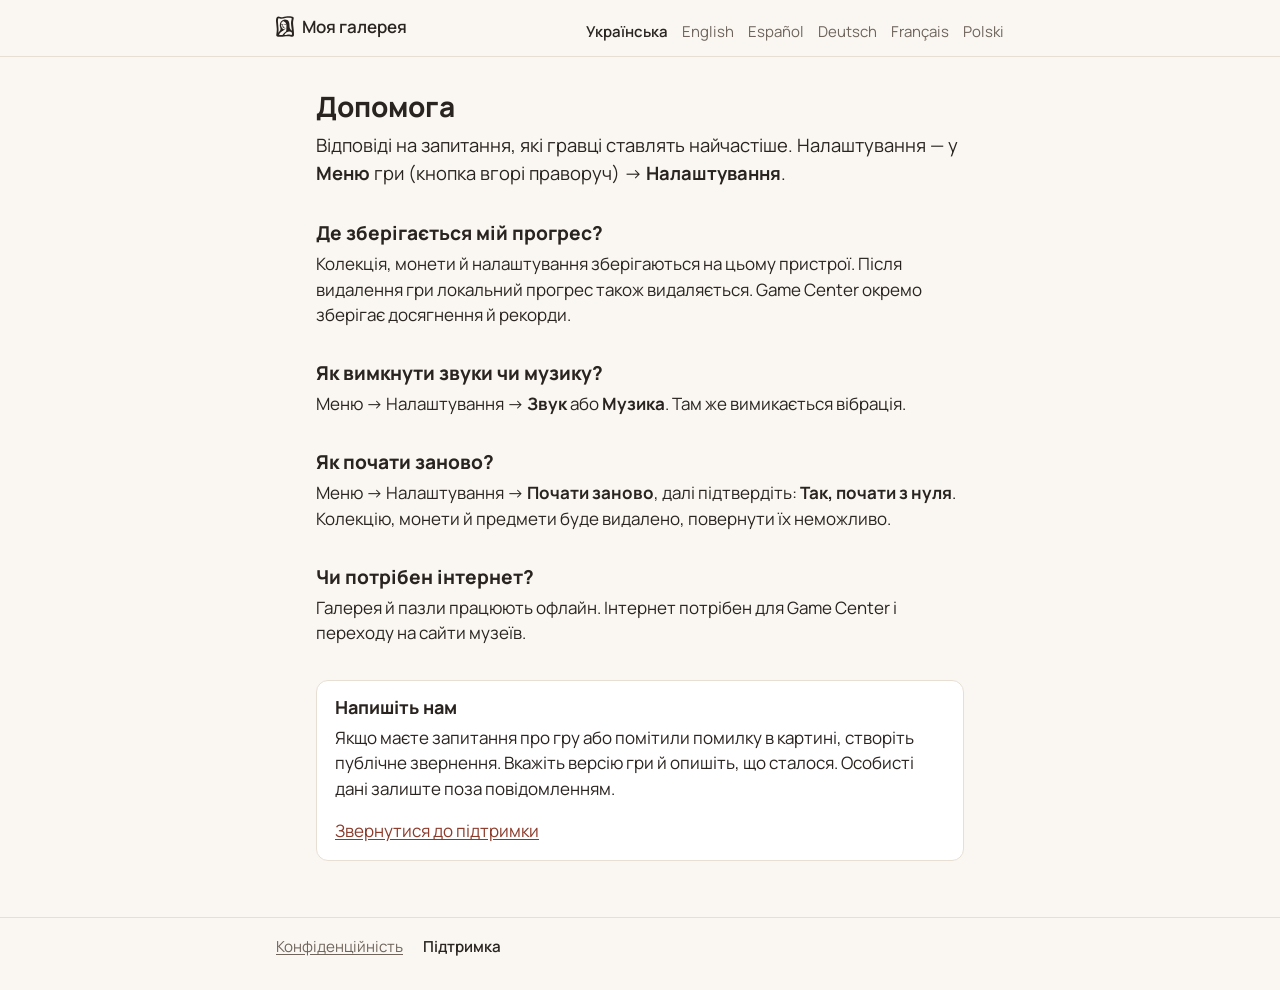
<file: uk/support.html>
<!doctype html>
<html lang="uk">
<head>
<meta charset="utf-8">
<meta name="viewport" content="width=device-width, initial-scale=1">
<title>Допомога · Моя галерея</title>
<meta name="description" content="Допомога · Моя галерея">
<meta name="color-scheme" content="light dark">
<link rel="icon" type="image/png" href="../gallery-favicon.png">
<link rel="apple-touch-icon" href="../gallery-touch.png">
<link rel="stylesheet" href="../style.css">
<link rel="stylesheet" href="../privacy.css">
</head>
<body>
<header class="top">
  <div class="wrap">
    <a class="brand" href="support.html">Моя галерея</a>
    <nav class="langs" aria-label="Мова">
      <a href="../uk/support.html" lang="uk" hreflang="uk" aria-current="page">Українська</a>
      <a href="../en/support.html" lang="en" hreflang="en">English</a>
      <a href="../es/support.html" lang="es" hreflang="es">Español</a>
      <a href="../de/support.html" lang="de" hreflang="de">Deutsch</a>
      <a href="../fr/support.html" lang="fr" hreflang="fr">Français</a>
      <a href="../pl/support.html" lang="pl" hreflang="pl">Polski</a>
    </nav>
  </div>
</header>
<main class="wrap">
<h1>Допомога</h1>
<p class="lead">Відповіді на запитання, які гравці ставлять найчастіше. Налаштування — у <strong>Меню</strong> гри (кнопка вгорі праворуч) → <strong>Налаштування</strong>.</p>

<div class="faq">
<h2>Де зберігається мій прогрес?</h2>
<p>Колекція, монети й налаштування зберігаються на цьому пристрої. Після видалення гри локальний прогрес також видаляється. Game Center окремо зберігає досягнення й рекорди.</p>

<h2>Як вимкнути звуки чи музику?</h2>
<p>Меню → Налаштування → <strong>Звук</strong> або <strong>Музика</strong>. Там же вимикається вібрація.</p>

<h2>Як почати заново?</h2>
<p>Меню → Налаштування → <strong>Почати заново</strong>, далі підтвердіть: <strong>Так, почати з нуля</strong>. Колекцію, монети й предмети буде видалено, повернути їх неможливо.</p>

<h2>Чи потрібен інтернет?</h2>
<p>Галерея й пазли працюють офлайн. Інтернет потрібен для Game Center і переходу на сайти музеїв.</p>
</div>

<div class="contact">
<h2>Напишіть нам</h2>
<p>Якщо маєте запитання про гру або помітили помилку в картині, створіть публічне звернення. Вкажіть версію гри й опишіть, що сталося. Особисті дані залиште поза повідомленням.</p>
<p><a href="https://github.com/SvyatoslavTeslyak/my-gallery-privacy/issues">Звернутися до підтримки</a></p>
</div>
</main>
<footer class="foot">
  <div class="wrap">
    <nav aria-label="Розділи сайту">
      <a href="privacy.html">Конфіденційність</a>
      <a href="support.html" aria-current="page">Підтримка</a>
    </nav>
  </div>
</footer>
</body>
</html>
</file>
<file: style.css>
/* The game's public site: one calm page style for every language. No web fonts, no scripts. */
:root {
  color-scheme: light dark;
  --page: #faf7f2;
  --paper: #ffffff;
  --text: #2a2420;
  --muted: #6f655c;
  --line: #e7dfd3;
  --accent: #8c3b2b;
  --accent-text: #ffffff;
  --tag: #f1ebe2;
  --serif: "Iowan Old Style", "Palatino Linotype", Palatino, "Book Antiqua", Georgia, "Times New Roman", serif;
  --sans: -apple-system, BlinkMacSystemFont, "Segoe UI", Roboto, "Helvetica Neue", Arial, sans-serif;
}
@media (prefers-color-scheme: dark) {
  :root {
    --page: #1b1815;
    --paper: #24201c;
    --text: #ece6dd;
    --muted: #a99e92;
    --line: #3a332d;
    --accent: #e0a183;
    --accent-text: #1b1815;
    --tag: #2e2823;
  }
}

* { box-sizing: border-box; }
html { -webkit-text-size-adjust: 100%; }
body {
  margin: 0;
  background: var(--page);
  color: var(--text);
  font: 17px/1.65 var(--sans);
  overflow-wrap: break-word;
}
.wrap { max-width: 760px; margin: 0 auto; padding: 0 16px; }

a { color: var(--accent); text-underline-offset: 2px; }
a:hover { text-decoration-thickness: 2px; }
a:focus-visible { outline: 2px solid var(--accent); outline-offset: 2px; border-radius: 2px; }

h1, h2, h3 { font-family: var(--serif); font-weight: 600; line-height: 1.2; letter-spacing: 0.005em; }
h1 { font-size: clamp(2rem, 6vw, 2.75rem); margin: 0.2em 0 0.35em; }
h2 { font-size: 1.4rem; margin: 2em 0 0.4em; }
h3 { font-size: 1.12rem; margin: 1.6em 0 0.3em; }
p, ul, ol { margin: 0 0 1em; }
ul, ol { padding-left: 1.3em; }
li { margin: 0.25em 0; }

.lead { font-size: 1.15rem; color: var(--text); }
.muted { color: var(--muted); }
.small { font-size: 0.9rem; }
.note {
  background: var(--tag);
  border-radius: 10px;
  padding: 0.7em 0.9em;
  color: var(--muted);
}

/* Header: the game's name and the languages */
.top { border-bottom: 1px solid var(--line); }
.top .wrap { display: flex; flex-wrap: wrap; align-items: baseline; justify-content: space-between; gap: 8px 20px; padding-top: 14px; padding-bottom: 12px; }
.brand { display: inline-flex; align-items: center; gap: 0.45em; font-family: var(--serif); font-size: 1.3rem; font-weight: 600; color: var(--text); text-decoration: none; }
.brand::before {
  content: "";
  width: 1.1em;
  height: 1.25em;
  background: currentColor;
  mask: url('gallery-portrait.svg') center / contain no-repeat;
}
.langs { display: flex; flex-wrap: wrap; gap: 4px 14px; font-size: 0.92rem; }
.langs a { color: var(--muted); text-decoration: none; }
.langs a:hover { color: var(--accent); }
.langs a[aria-current] { color: var(--text); font-weight: 600; }

main.wrap { padding-top: 28px; padding-bottom: 56px; }

/* Footer: the site's sections */
.foot { border-top: 1px solid var(--line); font-size: 0.95rem; }
.foot .wrap { padding-top: 18px; padding-bottom: 32px; }
.foot nav { display: flex; flex-wrap: wrap; gap: 6px 20px; }
.foot a { color: var(--muted); }
.foot a[aria-current] { color: var(--text); text-decoration: none; font-weight: 600; }

/* Home page */
.store {
  display: inline-block;
  background: var(--accent);
  color: var(--accent-text);
  padding: 12px 22px;
  border-radius: 999px;
  font-weight: 600;
  text-decoration: none;
}
.store:hover { opacity: 0.92; }
.facts { color: var(--muted); font-size: 0.95rem; margin-top: 0.9em; }
.features { list-style: none; padding: 0; }
.features li { padding: 0.45em 0; border-bottom: 1px solid var(--line); }
.features li:last-child { border-bottom: 0; }

/* Privacy policy and support */
.updated { color: var(--muted); font-size: 0.95rem; }
.faq h2 { font-size: 1.2rem; margin-top: 1.8em; }
.contact {
  background: var(--paper);
  border: 1px solid var(--line);
  border-radius: 12px;
  padding: 16px 18px;
  margin-top: 2em;
}
.contact h2 { margin-top: 0; }
.contact p:last-child { margin-bottom: 0; }

/* Image sources */
.toc { background: var(--paper); border: 1px solid var(--line); border-radius: 12px; padding: 4px 18px 8px; margin: 1.5em 0 0.5em; }
.toc h2 { font-size: 1.1rem; margin: 0.8em 0 0.4em; }
.toc ul { columns: 2 16em; column-gap: 24px; padding-left: 0; list-style: none; font-size: 0.95rem; }
.toc li { break-inside: avoid; }
.holder h2 { margin-bottom: 0.1em; }
.holder > .muted { margin-bottom: 0.6em; font-size: 0.95rem; }
.works { list-style: none; padding: 0; }
.works li { padding: 0.5em 0; border-bottom: 1px solid var(--line); margin: 0; }
.works li:last-child { border-bottom: 0; }
.works .by { display: block; color: var(--muted); font-size: 0.93rem; }
.works .tag, .works .credit { display: inline-block; margin-top: 0.2em; margin-right: 6px; font-size: 0.8rem; color: var(--muted); background: var(--tag); border-radius: 6px; padding: 0 7px; }

/* Language choice on the root page */
.choose { list-style: none; padding: 0; display: grid; grid-template-columns: repeat(auto-fill, minmax(150px, 1fr)); gap: 10px; }
.choose a { display: block; background: var(--paper); border: 1px solid var(--line); border-radius: 12px; padding: 14px 16px; text-decoration: none; color: var(--text); font-weight: 600; }
.choose a:hover { border-color: var(--accent); }

@media (max-width: 480px) {
  body { font-size: 16px; }
  main.wrap { padding-top: 20px; }
}
</file>
<file: privacy.css>
@font-face {
  font-family: Manrope;
  src: url("fonts/Manrope-Variable.ttf") format("truetype");
  font-weight: 200 800;
  font-display: swap;
}

body {
  --sans: Manrope, -apple-system, system-ui, sans-serif;
  --serif: var(--sans);
  font-size: 1.0625rem;
  line-height: 1.5;
}
main.wrap { max-width: 68ch; }
h1, h2 { font-weight: 750; letter-spacing: normal; }
h1 { font-size: 1.75rem; line-height: 1.15; }
h2 { font-size: 1.125rem; line-height: 1.2; margin: 1.5rem 0 0.375rem; }
.brand { font-size: 1.0625rem; }
.langs, .updated { font-size: 0.9375rem; }
</file>
